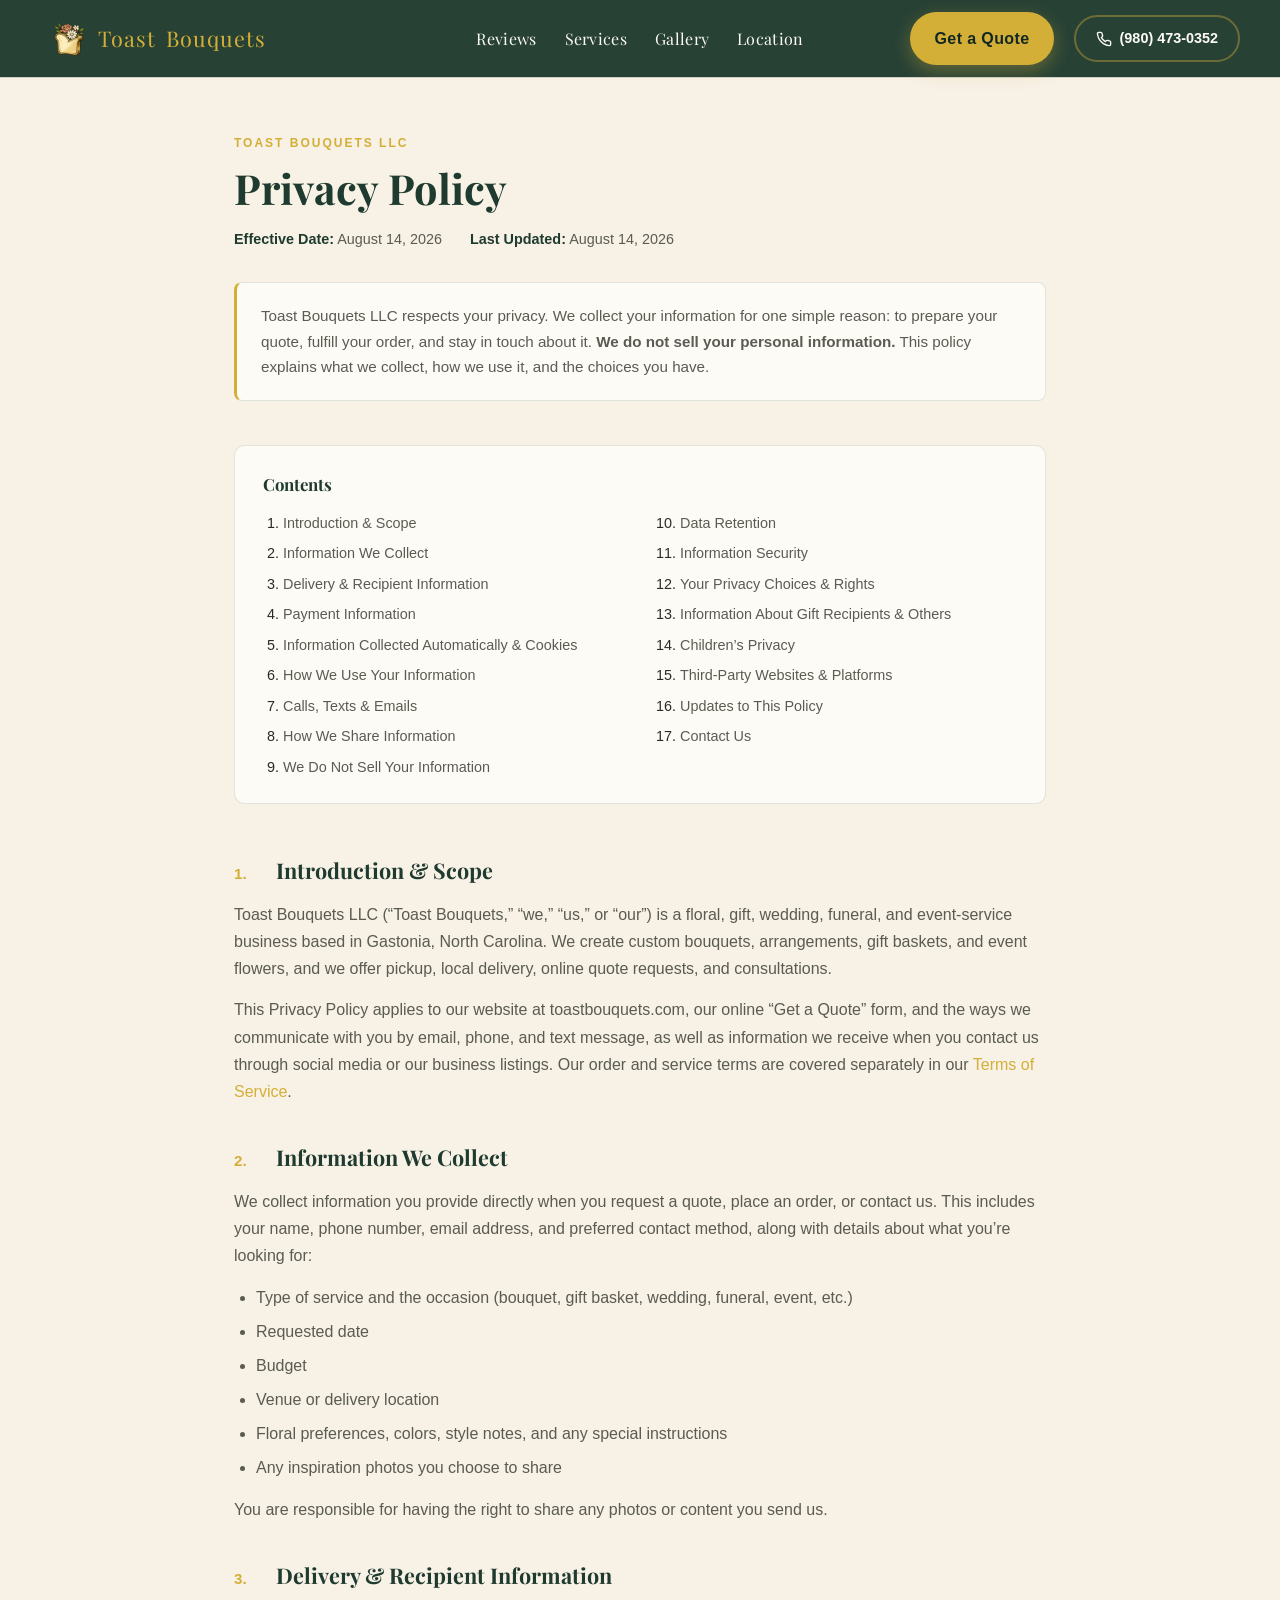
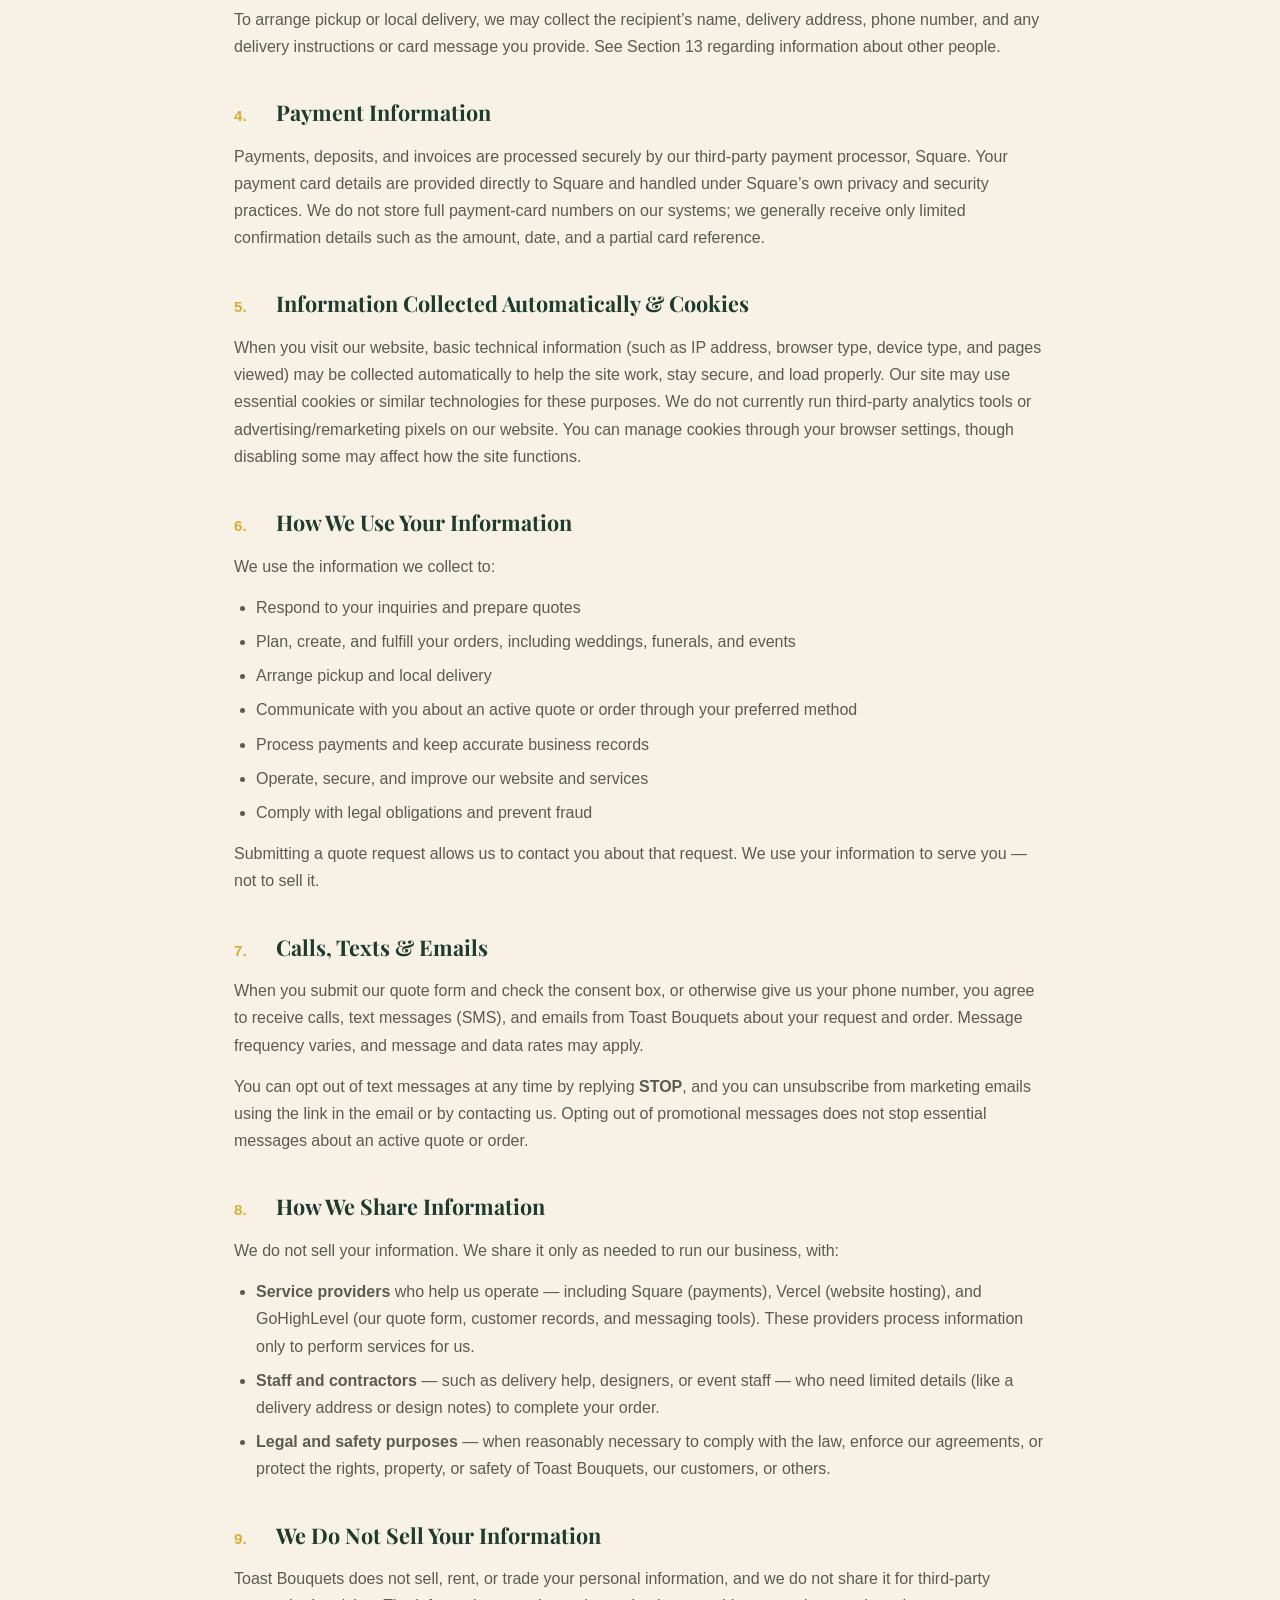
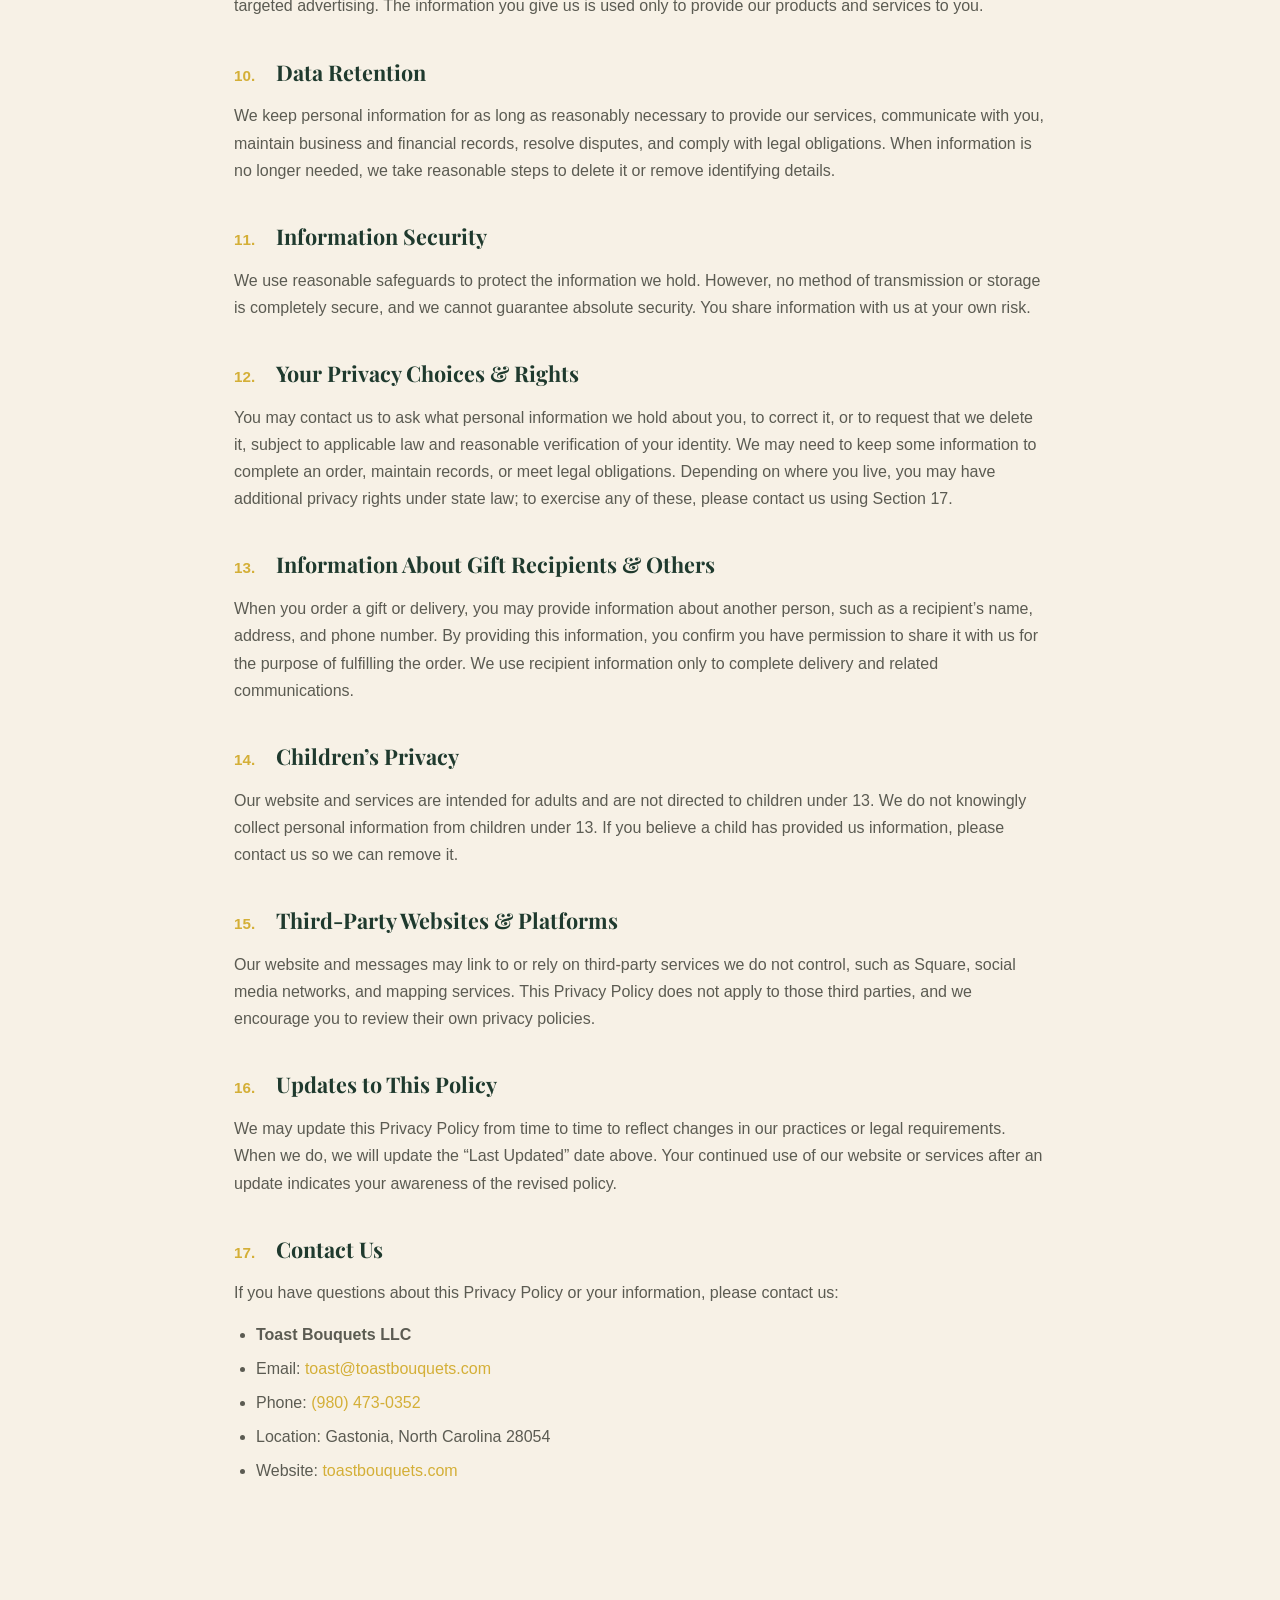
<file: privacy-policy.html>
<!doctype html>
<html lang="en">
<head>
<meta charset="UTF-8">
<meta name="viewport" content="width=device-width, initial-scale=1.0">
<title>Privacy Policy | Toast Bouquets LLC</title>
<link rel="icon" type="image/png" href="images/logo-icon.png">
<link rel="apple-touch-icon" href="images/logo-icon.png">
<link rel="preconnect" href="https://fonts.googleapis.com">
<link rel="preconnect" href="https://fonts.gstatic.com" crossorigin>
<link href="https://fonts.googleapis.com/css2?family=Playfair+Display:wght@500;600;700&display=swap" rel="stylesheet">
<link rel="stylesheet" href="css/header.css">
<style>
:root {
  --cream: #F7F1E6;
  --cream-light: #FDFBF6;
  --green: #1F3A2E;
  --green-dark: #142822;
  --gold: #D4AF37;
  --text: #2B2B26;
  --text-soft: #5B5B52;
}
* { box-sizing: border-box; margin: 0; padding: 0; }
html { scroll-behavior: smooth; }
body {
  font-family: -apple-system, BlinkMacSystemFont, "Segoe UI", Helvetica, Arial, sans-serif;
  background: var(--cream);
  color: var(--text);
  line-height: 1.7;
}
h1, h2, h3 { font-family: "Playfair Display", Georgia, serif; color: var(--green); }
a { color: var(--gold); text-decoration: none; }
a:hover { text-decoration: underline; }

.wrap { max-width: 860px; margin: 0 auto; padding: 128px 24px 90px; }

.eyebrow {
  display: inline-block;
  font-size: 0.75rem;
  letter-spacing: 2px;
  text-transform: uppercase;
  color: var(--gold);
  font-weight: 600;
  margin-bottom: 10px;
}
h1 { font-size: 2.6rem; margin-bottom: 14px; line-height: 1.2; }

.dates {
  display: flex;
  flex-wrap: wrap;
  gap: 8px 28px;
  color: var(--text-soft);
  font-size: 0.9rem;
  margin-bottom: 30px;
}
.dates strong { color: var(--green); font-weight: 600; }

.intro-note {
  background: var(--cream-light);
  border: 1px solid rgba(31,58,46,0.12);
  border-left: 3px solid var(--gold);
  border-radius: 8px;
  padding: 20px 24px;
  color: var(--text-soft);
  font-size: 0.95rem;
  margin-bottom: 44px;
}

section.clause { margin-bottom: 34px; }
section.clause h2 {
  font-size: 1.35rem;
  margin-bottom: 12px;
  display: flex;
  gap: 12px;
  align-items: baseline;
  scroll-margin-top: 20px;
}
section.clause h2 .num {
  font-size: 0.95rem;
  color: var(--gold);
  font-family: -apple-system, BlinkMacSystemFont, "Segoe UI", sans-serif;
  font-weight: 700;
  min-width: 30px;
}
section.clause h3 {
  font-size: 1.05rem;
  margin: 20px 0 8px;
  color: var(--green);
}
.clause p { margin-bottom: 14px; color: var(--text-soft); }
.clause ul { margin: 0 0 14px 22px; color: var(--text-soft); }
.clause ul li { margin-bottom: 7px; }

.toc {
  background: var(--cream-light);
  border: 1px solid rgba(31,58,46,0.12);
  border-radius: 10px;
  padding: 24px 28px;
  margin-bottom: 48px;
  columns: 2;
  column-gap: 40px;
}
.toc h2 {
  font-size: 1.05rem;
  margin-bottom: 12px;
  column-span: all;
  color: var(--green);
}
.toc ol { margin-left: 20px; font-size: 0.9rem; }
.toc li { margin-bottom: 6px; break-inside: avoid; }
.toc a { color: var(--text-soft); }
.toc a:hover { color: var(--gold); text-decoration: none; }

@media (max-width: 640px) {
  .wrap { padding: 44px 20px 70px; }
  h1 { font-size: 2rem; }
  .toc { columns: 1; }
  .intro-note { padding: 22px 20px; }
}
</style>
</head>
<body>
<script src="js/header.js"></script>

<div class="wrap">
  <span class="eyebrow">Toast Bouquets LLC</span>
  <h1>Privacy Policy</h1>
  <div class="dates">
    <span><strong>Effective Date:</strong> August 14, 2026</span>
    <span><strong>Last Updated:</strong> August 14, 2026</span>
  </div>

  <div class="intro-note">
    Toast Bouquets LLC respects your privacy. We collect your information for one simple reason: to prepare your quote, fulfill your order, and stay in touch about it. <strong>We do not sell your personal information.</strong> This policy explains what we collect, how we use it, and the choices you have.
  </div>

  <nav class="toc" aria-label="Table of contents">
    <h2>Contents</h2>
    <ol>
      <li><a href="#s1">Introduction &amp; Scope</a></li>
      <li><a href="#s2">Information We Collect</a></li>
      <li><a href="#s3">Delivery &amp; Recipient Information</a></li>
      <li><a href="#s4">Payment Information</a></li>
      <li><a href="#s5">Information Collected Automatically &amp; Cookies</a></li>
      <li><a href="#s6">How We Use Your Information</a></li>
      <li><a href="#s7">Calls, Texts &amp; Emails</a></li>
      <li><a href="#s8">How We Share Information</a></li>
      <li><a href="#s9">We Do Not Sell Your Information</a></li>
      <li><a href="#s10">Data Retention</a></li>
      <li><a href="#s11">Information Security</a></li>
      <li><a href="#s12">Your Privacy Choices &amp; Rights</a></li>
      <li><a href="#s13">Information About Gift Recipients &amp; Others</a></li>
      <li><a href="#s14">Children&rsquo;s Privacy</a></li>
      <li><a href="#s15">Third-Party Websites &amp; Platforms</a></li>
      <li><a href="#s16">Updates to This Policy</a></li>
      <li><a href="#s17">Contact Us</a></li>
    </ol>
  </nav>

  <section class="clause" id="s1">
    <h2><span class="num">1.</span> Introduction &amp; Scope</h2>
    <p>Toast Bouquets LLC (&ldquo;Toast Bouquets,&rdquo; &ldquo;we,&rdquo; &ldquo;us,&rdquo; or &ldquo;our&rdquo;) is a floral, gift, wedding, funeral, and event-service business based in Gastonia, North Carolina. We create custom bouquets, arrangements, gift baskets, and event flowers, and we offer pickup, local delivery, online quote requests, and consultations.</p>
    <p>This Privacy Policy applies to our website at toastbouquets.com, our online &ldquo;Get a Quote&rdquo; form, and the ways we communicate with you by email, phone, and text message, as well as information we receive when you contact us through social media or our business listings. Our order and service terms are covered separately in our <a href="terms-of-service.html">Terms of Service</a>.</p>
  </section>

  <section class="clause" id="s2">
    <h2><span class="num">2.</span> Information We Collect</h2>
    <p>We collect information you provide directly when you request a quote, place an order, or contact us. This includes your name, phone number, email address, and preferred contact method, along with details about what you&rsquo;re looking for:</p>
    <ul>
      <li>Type of service and the occasion (bouquet, gift basket, wedding, funeral, event, etc.)</li>
      <li>Requested date</li>
      <li>Budget</li>
      <li>Venue or delivery location</li>
      <li>Floral preferences, colors, style notes, and any special instructions</li>
      <li>Any inspiration photos you choose to share</li>
    </ul>
    <p>You are responsible for having the right to share any photos or content you send us.</p>
  </section>

  <section class="clause" id="s3">
    <h2><span class="num">3.</span> Delivery &amp; Recipient Information</h2>
    <p>To arrange pickup or local delivery, we may collect the recipient&rsquo;s name, delivery address, phone number, and any delivery instructions or card message you provide. See Section 13 regarding information about other people.</p>
  </section>

  <section class="clause" id="s4">
    <h2><span class="num">4.</span> Payment Information</h2>
    <p>Payments, deposits, and invoices are processed securely by our third-party payment processor, Square. Your payment card details are provided directly to Square and handled under Square&rsquo;s own privacy and security practices. We do not store full payment-card numbers on our systems; we generally receive only limited confirmation details such as the amount, date, and a partial card reference.</p>
  </section>

  <section class="clause" id="s5">
    <h2><span class="num">5.</span> Information Collected Automatically &amp; Cookies</h2>
    <p>When you visit our website, basic technical information (such as IP address, browser type, device type, and pages viewed) may be collected automatically to help the site work, stay secure, and load properly. Our site may use essential cookies or similar technologies for these purposes. We do not currently run third-party analytics tools or advertising/remarketing pixels on our website. You can manage cookies through your browser settings, though disabling some may affect how the site functions.</p>
  </section>

  <section class="clause" id="s6">
    <h2><span class="num">6.</span> How We Use Your Information</h2>
    <p>We use the information we collect to:</p>
    <ul>
      <li>Respond to your inquiries and prepare quotes</li>
      <li>Plan, create, and fulfill your orders, including weddings, funerals, and events</li>
      <li>Arrange pickup and local delivery</li>
      <li>Communicate with you about an active quote or order through your preferred method</li>
      <li>Process payments and keep accurate business records</li>
      <li>Operate, secure, and improve our website and services</li>
      <li>Comply with legal obligations and prevent fraud</li>
    </ul>
    <p>Submitting a quote request allows us to contact you about that request. We use your information to serve you &mdash; not to sell it.</p>
  </section>

  <section class="clause" id="s7">
    <h2><span class="num">7.</span> Calls, Texts &amp; Emails</h2>
    <p>When you submit our quote form and check the consent box, or otherwise give us your phone number, you agree to receive calls, text messages (SMS), and emails from Toast Bouquets about your request and order. Message frequency varies, and message and data rates may apply.</p>
    <p>You can opt out of text messages at any time by replying <strong>STOP</strong>, and you can unsubscribe from marketing emails using the link in the email or by contacting us. Opting out of promotional messages does not stop essential messages about an active quote or order.</p>
  </section>

  <section class="clause" id="s8">
    <h2><span class="num">8.</span> How We Share Information</h2>
    <p>We do not sell your information. We share it only as needed to run our business, with:</p>
    <ul>
      <li><strong>Service providers</strong> who help us operate &mdash; including Square (payments), Vercel (website hosting), and GoHighLevel (our quote form, customer records, and messaging tools). These providers process information only to perform services for us.</li>
      <li><strong>Staff and contractors</strong> &mdash; such as delivery help, designers, or event staff &mdash; who need limited details (like a delivery address or design notes) to complete your order.</li>
      <li><strong>Legal and safety purposes</strong> &mdash; when reasonably necessary to comply with the law, enforce our agreements, or protect the rights, property, or safety of Toast Bouquets, our customers, or others.</li>
    </ul>
  </section>

  <section class="clause" id="s9">
    <h2><span class="num">9.</span> We Do Not Sell Your Information</h2>
    <p>Toast Bouquets does not sell, rent, or trade your personal information, and we do not share it for third-party targeted advertising. The information you give us is used only to provide our products and services to you.</p>
  </section>

  <section class="clause" id="s10">
    <h2><span class="num">10.</span> Data Retention</h2>
    <p>We keep personal information for as long as reasonably necessary to provide our services, communicate with you, maintain business and financial records, resolve disputes, and comply with legal obligations. When information is no longer needed, we take reasonable steps to delete it or remove identifying details.</p>
  </section>

  <section class="clause" id="s11">
    <h2><span class="num">11.</span> Information Security</h2>
    <p>We use reasonable safeguards to protect the information we hold. However, no method of transmission or storage is completely secure, and we cannot guarantee absolute security. You share information with us at your own risk.</p>
  </section>

  <section class="clause" id="s12">
    <h2><span class="num">12.</span> Your Privacy Choices &amp; Rights</h2>
    <p>You may contact us to ask what personal information we hold about you, to correct it, or to request that we delete it, subject to applicable law and reasonable verification of your identity. We may need to keep some information to complete an order, maintain records, or meet legal obligations. Depending on where you live, you may have additional privacy rights under state law; to exercise any of these, please contact us using Section 17.</p>
  </section>

  <section class="clause" id="s13">
    <h2><span class="num">13.</span> Information About Gift Recipients &amp; Others</h2>
    <p>When you order a gift or delivery, you may provide information about another person, such as a recipient&rsquo;s name, address, and phone number. By providing this information, you confirm you have permission to share it with us for the purpose of fulfilling the order. We use recipient information only to complete delivery and related communications.</p>
  </section>

  <section class="clause" id="s14">
    <h2><span class="num">14.</span> Children&rsquo;s Privacy</h2>
    <p>Our website and services are intended for adults and are not directed to children under 13. We do not knowingly collect personal information from children under 13. If you believe a child has provided us information, please contact us so we can remove it.</p>
  </section>

  <section class="clause" id="s15">
    <h2><span class="num">15.</span> Third-Party Websites &amp; Platforms</h2>
    <p>Our website and messages may link to or rely on third-party services we do not control, such as Square, social media networks, and mapping services. This Privacy Policy does not apply to those third parties, and we encourage you to review their own privacy policies.</p>
  </section>

  <section class="clause" id="s16">
    <h2><span class="num">16.</span> Updates to This Policy</h2>
    <p>We may update this Privacy Policy from time to time to reflect changes in our practices or legal requirements. When we do, we will update the &ldquo;Last Updated&rdquo; date above. Your continued use of our website or services after an update indicates your awareness of the revised policy.</p>
  </section>

  <section class="clause" id="s17">
    <h2><span class="num">17.</span> Contact Us</h2>
    <p>If you have questions about this Privacy Policy or your information, please contact us:</p>
    <ul>
      <li><strong>Toast Bouquets LLC</strong></li>
      <li>Email: <a href="mailto:toast@toastbouquets.com">toast@toastbouquets.com</a></li>
      <li>Phone: <a href="tel:9804730352">(980) 473-0352</a></li>
      <li>Location: Gastonia, North Carolina 28054</li>
      <li>Website: <a href="https://toastbouquets.com">toastbouquets.com</a></li>
    </ul>
  </section>
</div>
</body>
</html>
</file>
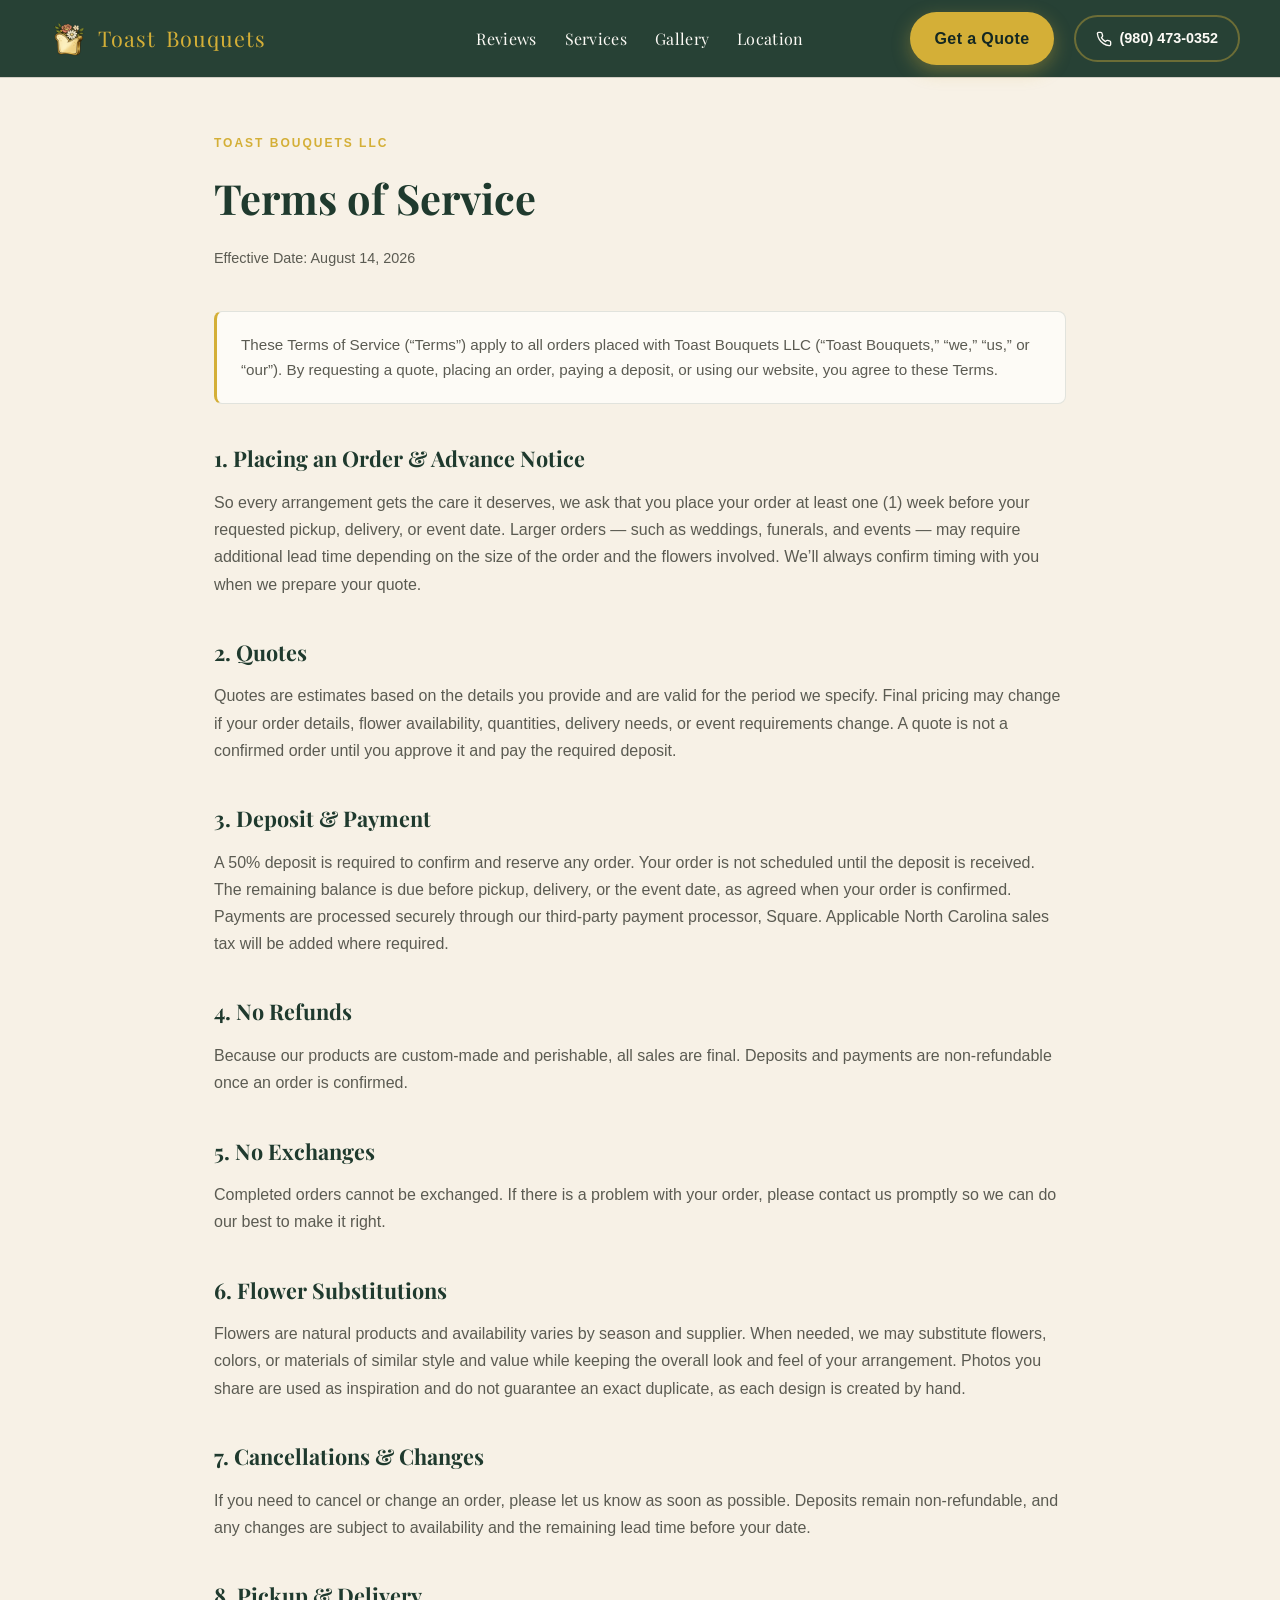
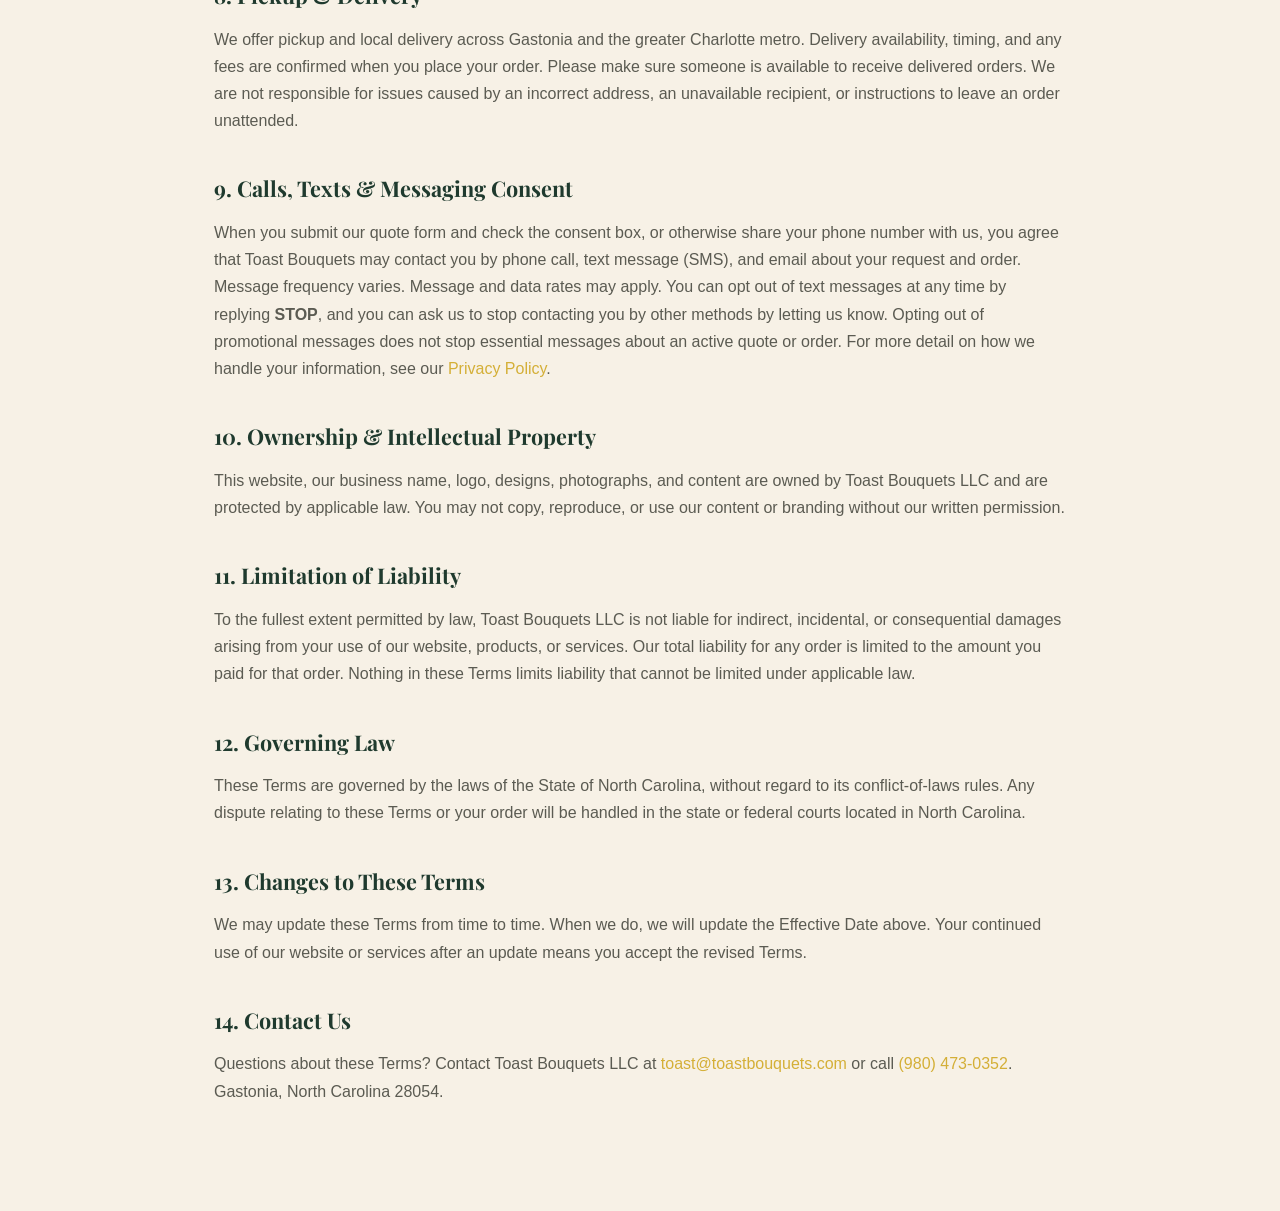
<file: terms-of-service.html>
<!doctype html>
<html lang="en">
<head>
<meta charset="UTF-8">
<meta name="viewport" content="width=device-width, initial-scale=1.0">
<title>Terms of Service | Toast Bouquets</title>
<link rel="icon" type="image/png" href="images/logo-icon.png">
<link rel="apple-touch-icon" href="images/logo-icon.png">
<link rel="preconnect" href="https://fonts.googleapis.com">
<link rel="preconnect" href="https://fonts.gstatic.com" crossorigin>
<link href="https://fonts.googleapis.com/css2?family=Playfair+Display:wght@500;600;700&display=swap" rel="stylesheet">
<link rel="stylesheet" href="css/header.css">
<style>
:root {
  --cream: #F7F1E6;
  --cream-light: #FDFBF6;
  --green: #1F3A2E;
  --green-dark: #142822;
  --gold: #D4AF37;
  --text: #2B2B26;
  --text-soft: #5B5B52;
}
* { box-sizing: border-box; margin: 0; padding: 0; }
body {
  font-family: -apple-system, BlinkMacSystemFont, "Segoe UI", Helvetica, Arial, sans-serif;
  background: var(--cream);
  color: var(--text);
  line-height: 1.7;
}
h1, h2 { font-family: "Playfair Display", Georgia, serif; color: var(--green); }
a { color: var(--gold); text-decoration: none; }
a:hover { text-decoration: underline; }
.wrap {
  max-width: 900px;
  margin: 0 auto;
  padding: 128px 24px 90px;
}
.eyebrow {
  display: inline-block;
  font-size: 0.75rem;
  letter-spacing: 2px;
  text-transform: uppercase;
  color: var(--gold);
  font-weight: 600;
  margin-bottom: 10px;
}
h1 { font-size: 2.6rem; margin-bottom: 12px; }
.updated { color: var(--text-soft); font-size: 0.9rem; margin-bottom: 40px; }
h2 { font-size: 1.35rem; margin: 36px 0 12px; }
p { margin-bottom: 16px; color: var(--text-soft); }
ul { margin: 0 0 16px 22px; color: var(--text-soft); }
li { margin-bottom: 7px; }
.note {
  background: var(--cream-light);
  border: 1px solid rgba(31,58,46,0.12);
  border-left: 3px solid var(--gold);
  border-radius: 8px;
  padding: 20px 24px;
  color: var(--text-soft);
  font-size: 0.95rem;
}
@media (max-width: 640px) {
  .wrap { padding: 44px 20px 70px; }
  h1 { font-size: 2rem; }
}
</style>
</head>
<body>
<script src="js/header.js"></script>
<div class="wrap">
  <span class="eyebrow">Toast Bouquets LLC</span>
  <h1>Terms of Service</h1>
  <p class="updated">Effective Date: August 14, 2026</p>

  <div class="note">
    These Terms of Service (&ldquo;Terms&rdquo;) apply to all orders placed with Toast Bouquets LLC (&ldquo;Toast Bouquets,&rdquo; &ldquo;we,&rdquo; &ldquo;us,&rdquo; or &ldquo;our&rdquo;). By requesting a quote, placing an order, paying a deposit, or using our website, you agree to these Terms.
  </div>

  <h2>1. Placing an Order &amp; Advance Notice</h2>
  <p>So every arrangement gets the care it deserves, we ask that you place your order at least one (1) week before your requested pickup, delivery, or event date. Larger orders &mdash; such as weddings, funerals, and events &mdash; may require additional lead time depending on the size of the order and the flowers involved. We&rsquo;ll always confirm timing with you when we prepare your quote.</p>

  <h2>2. Quotes</h2>
  <p>Quotes are estimates based on the details you provide and are valid for the period we specify. Final pricing may change if your order details, flower availability, quantities, delivery needs, or event requirements change. A quote is not a confirmed order until you approve it and pay the required deposit.</p>

  <h2>3. Deposit &amp; Payment</h2>
  <p>A 50% deposit is required to confirm and reserve any order. Your order is not scheduled until the deposit is received. The remaining balance is due before pickup, delivery, or the event date, as agreed when your order is confirmed. Payments are processed securely through our third-party payment processor, Square. Applicable North Carolina sales tax will be added where required.</p>

  <h2>4. No Refunds</h2>
  <p>Because our products are custom-made and perishable, all sales are final. Deposits and payments are non-refundable once an order is confirmed.</p>

  <h2>5. No Exchanges</h2>
  <p>Completed orders cannot be exchanged. If there is a problem with your order, please contact us promptly so we can do our best to make it right.</p>

  <h2>6. Flower Substitutions</h2>
  <p>Flowers are natural products and availability varies by season and supplier. When needed, we may substitute flowers, colors, or materials of similar style and value while keeping the overall look and feel of your arrangement. Photos you share are used as inspiration and do not guarantee an exact duplicate, as each design is created by hand.</p>

  <h2>7. Cancellations &amp; Changes</h2>
  <p>If you need to cancel or change an order, please let us know as soon as possible. Deposits remain non-refundable, and any changes are subject to availability and the remaining lead time before your date.</p>

  <h2>8. Pickup &amp; Delivery</h2>
  <p>We offer pickup and local delivery across Gastonia and the greater Charlotte metro. Delivery availability, timing, and any fees are confirmed when you place your order. Please make sure someone is available to receive delivered orders. We are not responsible for issues caused by an incorrect address, an unavailable recipient, or instructions to leave an order unattended.</p>

  <h2>9. Calls, Texts &amp; Messaging Consent</h2>
  <p>When you submit our quote form and check the consent box, or otherwise share your phone number with us, you agree that Toast Bouquets may contact you by phone call, text message (SMS), and email about your request and order. Message frequency varies. Message and data rates may apply. You can opt out of text messages at any time by replying <strong>STOP</strong>, and you can ask us to stop contacting you by other methods by letting us know. Opting out of promotional messages does not stop essential messages about an active quote or order. For more detail on how we handle your information, see our <a href="privacy-policy.html">Privacy Policy</a>.</p>

  <h2>10. Ownership &amp; Intellectual Property</h2>
  <p>This website, our business name, logo, designs, photographs, and content are owned by Toast Bouquets LLC and are protected by applicable law. You may not copy, reproduce, or use our content or branding without our written permission.</p>

  <h2>11. Limitation of Liability</h2>
  <p>To the fullest extent permitted by law, Toast Bouquets LLC is not liable for indirect, incidental, or consequential damages arising from your use of our website, products, or services. Our total liability for any order is limited to the amount you paid for that order. Nothing in these Terms limits liability that cannot be limited under applicable law.</p>

  <h2>12. Governing Law</h2>
  <p>These Terms are governed by the laws of the State of North Carolina, without regard to its conflict-of-laws rules. Any dispute relating to these Terms or your order will be handled in the state or federal courts located in North Carolina.</p>

  <h2>13. Changes to These Terms</h2>
  <p>We may update these Terms from time to time. When we do, we will update the Effective Date above. Your continued use of our website or services after an update means you accept the revised Terms.</p>

  <h2>14. Contact Us</h2>
  <p>Questions about these Terms? Contact Toast Bouquets LLC at <a href="mailto:toast@toastbouquets.com">toast@toastbouquets.com</a> or call <a href="tel:9804730352">(980) 473-0352</a>. Gastonia, North Carolina 28054.</p>
</div>
</body>
</html>
</file>
<file: css/header.css>
/* Toast Bouquets — shared site header
   Relies on brand CSS variables (--green, --gold, --cream-light) declared on each page. */

.navbar {
  position: fixed;
  top: 0;
  left: 0;
  right: 0;
  z-index: 5000;
  background: rgba(31, 58, 46, 0.96);
  -webkit-backdrop-filter: blur(6px);
  backdrop-filter: blur(6px);
  box-shadow: 0 1px 0 rgba(0, 0, 0, 0.15);
  transition: box-shadow 0.25s ease;
}

.navbar-scrolled {
  box-shadow: 0 8px 24px rgba(0, 0, 0, 0.25);
}

.nav-inner {
  max-width: 1360px;
  margin: 0 auto;
  padding: 12px 40px;
  display: grid;
  grid-template-columns: 1fr auto 1fr;
  align-items: center;
  gap: 28px;
  transition: padding 0.25s ease;
}

/* Explicit column placement so the nav group stays visually centered in the
   full header/viewport (not merely centered in the space between logo and CTA),
   and the CTA stays pinned right even while the middle column is hidden on mobile. */
.nav-inner > .logo { grid-column: 1; justify-self: start; }
.nav-inner > .nav-links { grid-column: 2; justify-self: center; }
.nav-inner > .nav-cta { grid-column: 3; justify-self: end; }

.navbar-scrolled .nav-inner {
  padding: 20px 40px;
}

.logo {
  display: flex;
  align-items: center;
  gap: 10px;
  font-family: "Playfair Display", Georgia, serif;
  font-size: 1.35rem;
  color: var(--gold);
  letter-spacing: 1px;
  flex-shrink: 0;
  white-space: nowrap;
  text-decoration: none;
}

.logo img {
  height: 40px;
  width: auto;
  display: block;
  transition: height 0.25s ease;
}

.navbar-scrolled .logo img {
  height: 52px;
}

.logo span {
  color: var(--gold);
}

/* Nav links/logo never get the browser/page default underline (kills the
   second line on pages that set a global a:hover underline). */
.navbar a,
.navbar a:hover {
  text-decoration: none;
}

.nav-links {
  display: flex;
  align-items: center;
  gap: 28px;
  flex-shrink: 0;
}

.nav-links a {
  color: var(--cream-light);
  font-family: "Playfair Display", Georgia, serif;
  font-size: 1rem;
  letter-spacing: 0.3px;
  white-space: nowrap;
  text-decoration: none;
  position: relative;
  transition: color 0.2s ease, transform 0.2s ease;
}

/* Shared hover animation for nav links: gold text, animated underline, subtle pop */
.nav-links a:not(.btn)::after {
  content: "";
  position: absolute;
  left: 0;
  bottom: -4px;
  width: 100%;
  height: 2px;
  background: var(--gold);
  transform: scaleX(0);
  transform-origin: left;
  transition: transform 0.3s ease;
}

.nav-links a:not(.btn):hover {
  color: var(--gold);
  transform: translateY(-2px);
}

.nav-links a:not(.btn):hover::after {
  transform: scaleX(1);
}

.nav-links a.btn {
  padding: 11px 22px;
}

.nav-quote-mobile {
  display: none;
}

.nav-cta {
  display: flex;
  align-items: center;
  gap: 20px;
  flex-shrink: 0;
}

.nav-phone {
  display: inline-flex;
  align-items: center;
  gap: 8px;
  color: var(--cream-light);
  font-size: 0.9rem;
  font-weight: 600;
  white-space: nowrap;
  text-decoration: none;
  border: 2px solid rgba(212, 175, 55, 0.4);
  border-radius: 999px;
  padding: 9px 20px;
  transition: border-color 0.15s ease, background 0.15s ease, color 0.15s ease;
}

.nav-phone:hover {
  border-color: var(--gold);
  background: rgba(212, 175, 55, 0.1);
  color: var(--gold);
}

.nav-phone svg {
  width: 16px;
  height: 16px;
  flex-shrink: 0;
}

.nav-toggle {
  display: none;
  background: none;
  border: none;
  color: var(--cream-light);
  font-size: 1.6rem;
  cursor: pointer;
}

/* Button styles used by the nav CTA (also defined inline on the homepage). */
.btn {
  display: inline-block;
  border-radius: 999px;
  font-weight: 600;
  letter-spacing: 0.4px;
  cursor: pointer;
  border: 2px solid transparent;
  text-decoration: none;
  transition: transform 0.15s ease, box-shadow 0.15s ease, background 0.15s ease;
}
.btn:hover { transform: translateY(-2px); }
.btn-gold {
  background: var(--gold);
  color: var(--green-dark);
  box-shadow: 0 6px 18px rgba(212, 175, 55, 0.35);
}
.btn-gold:hover { filter: brightness(1.12); }

/* Items that should appear ONLY inside the open mobile menu */
.menu-only { display: none; }

@media (max-width: 1240px) {
  .nav-inner { padding: 12px 20px; }
  .navbar-scrolled .nav-inner { padding: 16px 20px; }

  .navbar .nav-links, .navbar .nav-phone, .navbar .nav-quote-btn { display: none; }
  .nav-toggle { display: block; }

  .navbar.open .nav-links {
    display: flex;
    flex-direction: column;
    align-items: center;                /* nav content CENTERED */
    position: absolute;
    top: 100%;
    /* Full-bleed edge-to-edge panel. The grid cell is this absolute element's
       containing block, so we break out to the full viewport width. */
    left: 50%;
    right: auto;
    width: 100vw;
    transform: translateX(-50%);
    /* Match the header's dark-green glass treatment */
    background: rgba(31, 58, 46, 0.97);
    -webkit-backdrop-filter: blur(10px);
    backdrop-filter: blur(10px);
    border-top: 1px solid rgba(212, 175, 55, 0.25);
    padding: 22px 26px 26px;
    gap: 20px;
    box-shadow: 0 14px 30px rgba(0, 0, 0, 0.4);
  }

  /* Keep the gold text + underline sweep on tap/hover, same as desktop */
  .navbar.open .nav-links a { text-align: center; }
  .navbar.open .nav-links a:not(.btn):hover,
  .navbar.open .nav-links a:not(.btn):active { color: var(--gold); }

  /* Reveal the phone inside the open menu */
  .navbar.open .nav-links .menu-only { display: inline-flex; }

  /* Phone button: identical styling to the desktop .nav-phone */
  .navbar.open .menu-phone {
    display: flex;
    align-items: center;
    justify-content: center;
    gap: 8px;
    font-family: -apple-system, BlinkMacSystemFont, "Segoe UI", Helvetica, Arial, sans-serif;
    font-size: 0.9rem;
    font-weight: 600;
    letter-spacing: 0;
    color: var(--cream-light);
    white-space: nowrap;
    border: 2px solid rgba(212, 175, 55, 0.4);
    border-radius: 999px;
    padding: 9px 20px;
    transition: border-color 0.15s ease, background 0.15s ease, color 0.15s ease;
  }
  .navbar.open .menu-phone svg { width: 16px; height: 16px; flex-shrink: 0; }
  .navbar.open .menu-phone:hover,
  .navbar.open .menu-phone:active {
    border-color: var(--gold);
    background: rgba(212, 175, 55, 0.1);
    color: var(--gold);
  }
  .navbar.open .nav-links .menu-phone::after { display: none; }

  /* Get Quote + Phone shown side by side inside the open mobile menu */
  .navbar.open .nav-links .menu-actions {
    display: flex;
    flex-direction: row;
    gap: 12px;
    width: 100%;
    max-width: 360px;
    margin-top: 4px;
  }
  .navbar.open .menu-actions .menu-quote,
  .navbar.open .menu-actions .menu-phone {
    flex: 1 1 0;
    min-width: 0;
    margin: 0;
    padding: 12px 14px;
    text-align: center;
    white-space: nowrap;
  }
  .navbar.open .menu-actions .menu-quote {
    display: flex;
    align-items: center;
    justify-content: center;
  }
  /* At very narrow widths (~320px) stack to avoid cramped text/overflow.
     375 / 390 / 430 stay comfortably side by side. */
  @media (max-width: 359px) {
    .navbar.open .nav-links .menu-actions { flex-direction: column; }
  }
}

/* ---- Sticky mobile bottom CTA bar (injected by header.js) ---- */
.mobile-cta-bar { display: none; }

@media (max-width: 1240px) {
  .mobile-cta-bar {
    display: flex;
    gap: 12px;
    position: fixed;
    left: 0;
    right: 0;
    bottom: 0;
    z-index: 4000;
    padding: 12px 16px calc(12px + env(safe-area-inset-bottom, 0px));
    background: rgba(31, 58, 46, 0.97);
    -webkit-backdrop-filter: blur(10px);
    backdrop-filter: blur(10px);
    border-top: 1px solid rgba(212, 175, 55, 0.25);
    box-shadow: 0 -10px 26px rgba(0, 0, 0, 0.3);
    transform: translateY(120%);
    transition: transform 0.3s ease;
  }
  .mobile-cta-bar.show { transform: translateY(0); }

  .mcta-quote {
    flex: 1;
    text-align: center;
    padding: 14px 18px;
    font-size: 0.95rem;
  }

  .mcta-call {
    display: flex;
    align-items: center;
    justify-content: center;
    gap: 8px;
    padding: 14px 20px;
    border: 2px solid rgba(212, 175, 55, 0.5);
    border-radius: 999px;
    color: var(--cream-light);
    font-size: 0.9rem;
    font-weight: 600;
    white-space: nowrap;
    text-decoration: none;
    transition: border-color 0.15s ease, background 0.15s ease, color 0.15s ease;
  }
  .mcta-call svg { width: 16px; height: 16px; flex-shrink: 0; }
  .mcta-call:hover, .mcta-call:active {
    border-color: var(--gold);
    background: rgba(212, 175, 55, 0.12);
    color: var(--gold);
  }
}
</file>
